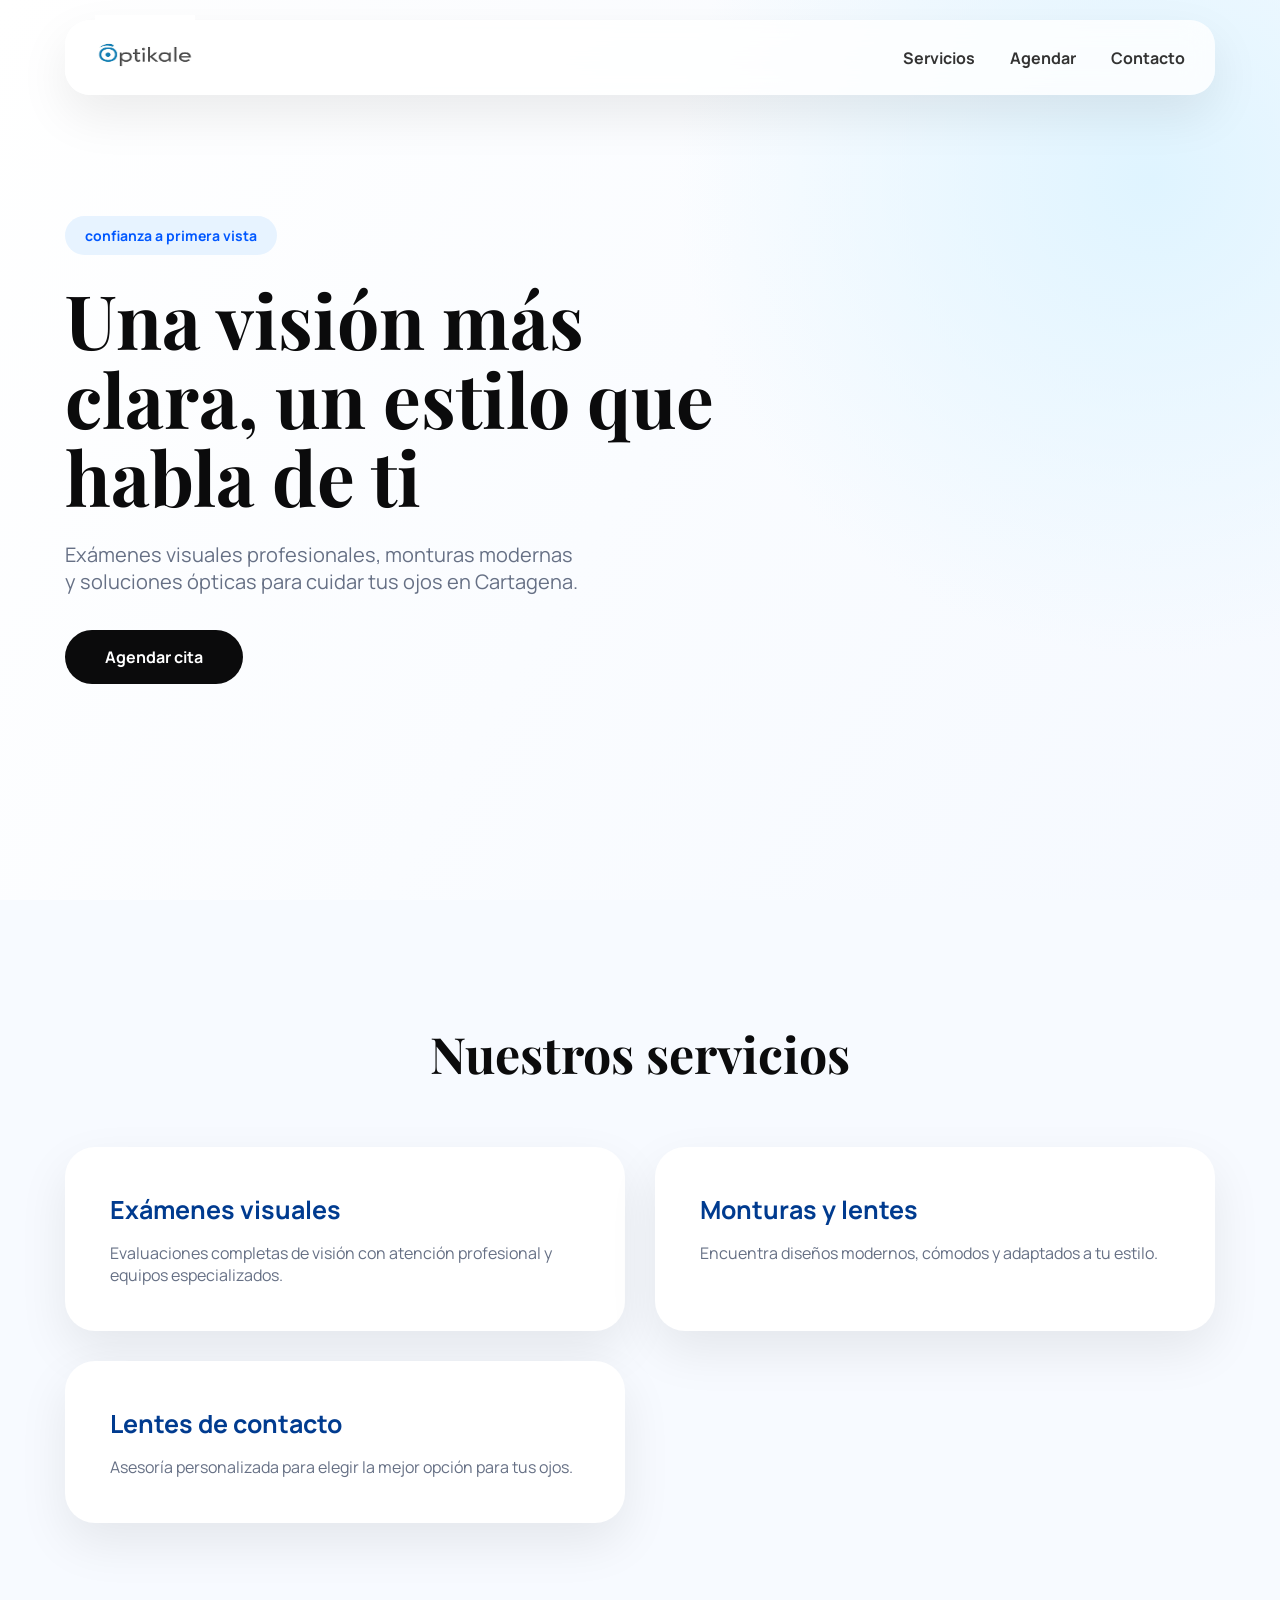
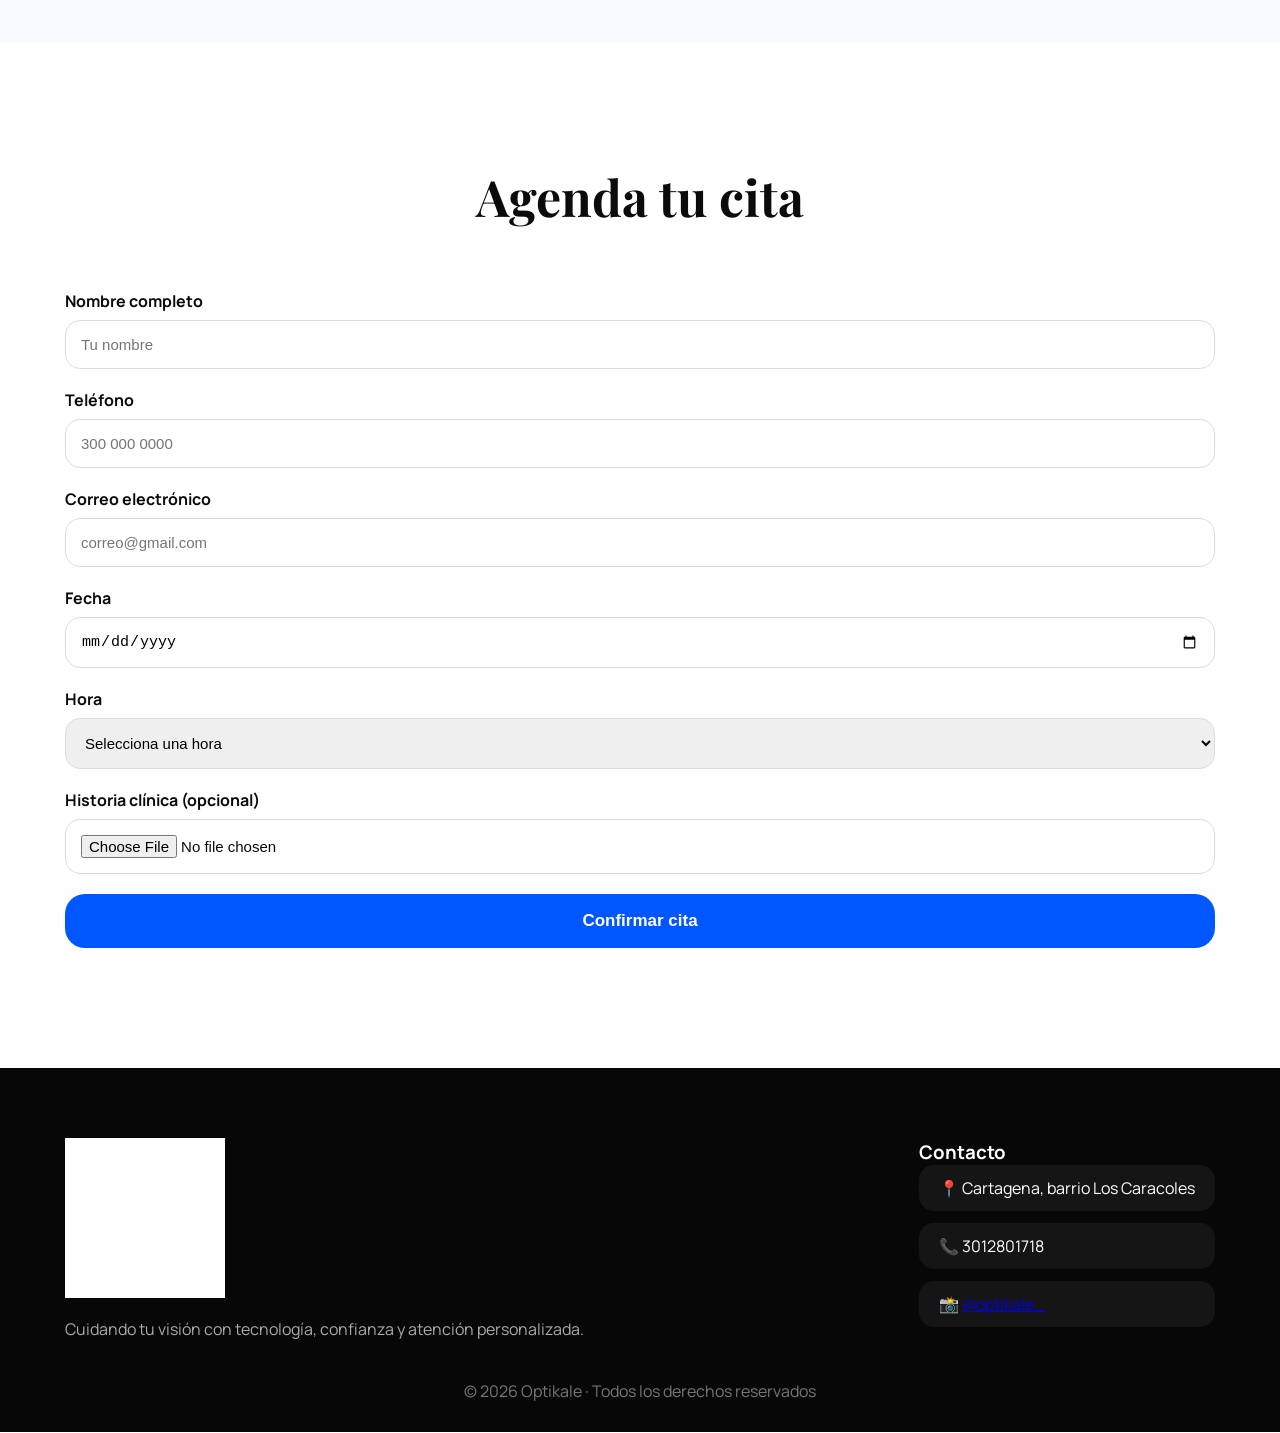
<file: templates/index.html>
<!DOCTYPE html>
<html lang="es">

<head>

    <meta charset="UTF-8">

    <meta name="viewport" content="width=device-width, initial-scale=1.0">

    <title>Optikale — Salud visual y estilo</title>

    <link rel="stylesheet" href="../static/css/style.css">

</head>


<body>


    <!-- NAVBAR -->

    <nav class="navbar">

        <div class="nav-inner">


            <div class="logo">

                <img src="../static/img/optikale.png" alt="Optikale">

            </div>


            <ul class="nav-links">

                <li>
                    <a href="#servicios">Servicios</a>
                </li>


                <li>
                    <a href="#cita">Agendar</a>
                </li>


                <li>
                    <a href="#contacto">Contacto</a>
                </li>


            </ul>


        </div>

    </nav>





    <!-- HERO -->

    <section class="hero" id="inicio">


        <div class="container">


            <div class="hero-content">


                <span class="hero-tag">
                    confianza a primera vista
                </span>


                <h1>

                    Una visión más clara,
                    <span>un estilo que habla de ti</span>

                </h1>



                <p>

                    Exámenes visuales profesionales,
                    monturas modernas y soluciones ópticas
                    para cuidar tus ojos en Cartagena.

                </p>



                <a href="#cita" class="btn-primary">

                    Agendar cita

                </a>



            </div>


        </div>


    </section>





    <!-- SERVICIOS -->


    <section class="servicios" id="servicios">


        <div class="container">


            <h2>

                Nuestros servicios

            </h2>



            <div class="servicios-grid">



                <div class="servicio-card">


                    <h3>
                        Exámenes visuales
                    </h3>


                    <p>

                        Evaluaciones completas de visión con
                        atención profesional y equipos especializados.

                    </p>


                </div>





                <div class="servicio-card">


                    <h3>
                        Monturas y lentes
                    </h3>


                    <p>

                        Encuentra diseños modernos,
                        cómodos y adaptados a tu estilo.

                    </p>


                </div>






                <div class="servicio-card">


                    <h3>
                        Lentes de contacto
                    </h3>


                    <p>

                        Asesoría personalizada para elegir
                        la mejor opción para tus ojos.

                    </p>


                </div>




            </div>


        </div>


    </section>







    <!-- CITAS -->


    <section class="cita-section" id="cita">


        <div class="container">



            <h2>

                Agenda tu cita

            </h2>




            <form method="post" action="/agendar" enctype="multipart/form-data">



                <div class="form-group">


                    <label for="nombre">

                        Nombre completo

                    </label>


                    <input type="text" id="nombre" name="nombre" placeholder="Tu nombre" required>


                </div>






                <div class="form-group">


                    <label for="telefono">

                        Teléfono

                    </label>


                    <input type="tel" id="telefono" name="telefono" placeholder="300 000 0000" required>


                </div>







                <div class="form-group">


                    <label for="gmail">

                        Correo electrónico

                    </label>


                    <input type="email" id="gmail" name="gmail" placeholder="correo@gmail.com" required>


                </div>







                <div class="form-group">


                    <label for="fecha">

                        Fecha

                    </label>


                    <input type="date" id="fecha" name="fecha" required>


                </div>







                <div class="form-group">


                    <label for="hora">

                        Hora

                    </label>



                    <select id="hora" name="hora" required>


                        <option disabled selected>
                            Selecciona una hora
                        </option>



                        <option value="10:00">
                            10:00 am
                        </option>


                        <option value="11:00">
                            11:00 am
                        </option>


                        <option value="14:00">
                            2:00 pm
                        </option>


                        <option value="15:00">
                            3:00 pm
                        </option>


                        <option value="16:00">
                            4:00 pm
                        </option>


                        <option value="17:00">
                            5:00 pm
                        </option>

                        <option value="18:00">
                            6:00 pm
                        </option>

                        <option value="18:30">
                            6:30 pm
                        </option>
                    </select>


                </div>







                <div class="form-group">


                    <label for="historia">

                        Historia clínica (opcional)

                    </label>


                    <input type="file" id="historia" name="historia" accept=".pdf,.jpg,.png,.doc">


                </div>






                <button type="submit">

                    Confirmar cita

                </button>





            </form>



        </div>


    </section>







    <!-- FOOTER -->


    <footer class="footer" id="contacto">


        <div class="container">



            <div class="footer-inner">





                <div class="footer-brand">


                    <img src="../static/img/optikale.png" alt="Optikale">


                    <p>

                        Cuidando tu visión con tecnología,
                        confianza y atención personalizada.

                    </p>


                </div>






                <div class="footer-info">


                    <h3>

                        Contacto

                    </h3>



                    <p>
                        📍 Cartagena, barrio Los Caracoles
                    </p>


                    <p>
                        📞 3012801718
                    </p>


                    <p>

                        📸

                        <a href="https://www.instagram.com/optikale_/" target="_blank">

                            @optikale_

                        </a>

                    </p>



                </div>






            </div>





            <div class="footer-copy">


                <p>

                    © 2026 Optikale · Todos los derechos reservados

                </p>


            </div>






        </div>


    </footer>






</body>


</html>
</file>
<file: static/css/style.css>
@import url('https://fonts.googleapis.com/css2?family=Manrope:wght@400;500;700;800&family=Playfair+Display:wght@600;700&display=swap');


*,
*::before,
*::after {

    box-sizing: border-box;
    margin: 0;
    padding: 0;

}



:root {

    --azul: #0057ff;
    --azul-dark: #003b8f;
    --negro: #0b0b0c;
    --gris: #667085;
    --fondo: #f7faff;
    --blanco: #fff;

}



body {

    font-family: 'Manrope', sans-serif;

    color: var(--negro);

    background: white;

}



html {

    scroll-behavior: smooth;

}



.container {

    width: 90%;

    max-width: 1150px;

    margin: auto;

}




/* NAVBAR */

.navbar {

    position: fixed;

    top: 20px;

    left: 50%;

    transform: translateX(-50%);

    width: 90%;

    max-width: 1150px;

    height: 75px;

    background: rgba(255, 255, 255, .8);

    backdrop-filter: blur(15px);

    border-radius: 25px;

    box-shadow: 0 20px 50px rgba(0, 0, 0, .08);

    z-index: 100;

}



.nav-inner {

    height: 100%;

    display: flex;

    align-items: center;

    justify-content: space-between;

    padding: 0 30px;

}



.logo img {

    width: 100px;

    height: 80px;

}



.nav-links {

    display: flex;

    gap: 35px;

    list-style: none;

}



.nav-links a {

    text-decoration: none;

    color: #333;

    font-weight: 700;

    transition: .3s;

}



.nav-links a:hover {

    color: var(--azul);

}






/* HERO */


.hero {

    min-height: 100vh;

    display: flex;

    align-items: center;

    background:

        radial-gradient(circle at 90% 20%,
            #dff4ff,
            transparent 35%),

        linear-gradient(120deg,
            white,
            #f5f9ff);

}



.hero-content {

    max-width: 650px;

}



.hero-tag {

    background: #e7f3ff;

    color: var(--azul);

    padding: 10px 20px;

    border-radius: 50px;

    font-size: 14px;

    font-weight: 700;

    display: inline-block;

    margin-bottom: 25px;

}



.hero h1 {

    font-family: 'Playfair Display';

    font-size: 75px;

    line-height: 1.05;

}



.hero em {

    color: var(--azul);

    font-style: normal;

}



.hero p {

    font-size: 20px;

    color: var(--gris);

    margin-top: 25px;

    max-width: 520px;

}



.btn-primary {


    display: inline-block;

    margin-top: 35px;

    background: var(--negro);

    color: white;

    padding: 16px 40px;

    border-radius: 50px;

    text-decoration: none;

    font-weight: 700;

    transition: .3s;


}



.btn-primary:hover {

    background: var(--azul);

    transform: translateY(-5px);

}







/* SERVICIOS */


.servicios {

    padding: 120px 0;

    background: var(--fondo);

}



.servicios h2,
.cita-section h2 {

    font-family: 'Playfair Display';

    font-size: 50px;

    text-align: center;

    margin-bottom: 60px;

}



.servicios-grid {

    display: grid;

    grid-template-columns: repeat(2, 1fr);

    gap: 30px;

}



.servicio-card {


    background: white;

    padding: 45px;

    border-radius: 30px;

    box-shadow:

        0 20px 50px rgba(0, 0, 0, .08);

    transition: .3s;

}



.servicio-card:hover {

    transform: translateY(-10px);

}



.servicio-card h3 {

    font-size: 25px;

    margin-bottom: 15px;

    color: var(--azul-dark);

}



.servicio-card p {

    color: var(--gris);

}







/* FORMULARIO */


.cita-section {

    padding: 120px 0;

}



.cita-form {

    max-width: 650px;

    margin: auto;

    background: white;

    padding: 45px;

    border-radius: 35px;

    box-shadow:

        0 30px 70px rgba(0, 0, 0, .12);

}



.form-group {

    display: flex;

    flex-direction: column;

    gap: 8px;

    margin-bottom: 20px;

}



label {

    font-weight: 700;

}



input,
select {

    padding: 15px;

    border-radius: 15px;

    border: 1px solid #ddd;

    font-size: 15px;

}



input:focus,
select:focus {

    outline: none;

    border-color: var(--azul);

}





button {

    width: 100%;

    padding: 17px;

    border: none;

    border-radius: 20px;

    background: var(--azul);

    color: white;

    font-size: 17px;

    font-weight: 800;

    cursor: pointer;

}




/* FOOTER */


.footer {

    background: #070707;

    padding: 70px 0 30px;

    color: white;

}



.footer-inner {

    display: flex;

    justify-content: space-between;

    align-items: center;

}



.footer-brand img {

    width: 160px;

    filter: brightness(0) invert(1);

}



.footer-brand p {

    color: #aaa;

    margin-top: 15px;

}



.footer-info p {

    background: #151515;

    padding: 12px 20px;

    border-radius: 15px;

    margin-bottom: 12px;

}



.footer-copy {

    text-align: center;

    margin-top: 40px;

    color: #777;

}




@media(max-width:800px) {


    .hero h1 {

        font-size: 48px;

    }


    .servicios-grid {

        grid-template-columns: 1fr;

    }


    .nav-links {

        display: none;

    }


    .footer-inner {

        flex-direction: column;

        gap: 30px;

    }


}
</file>
